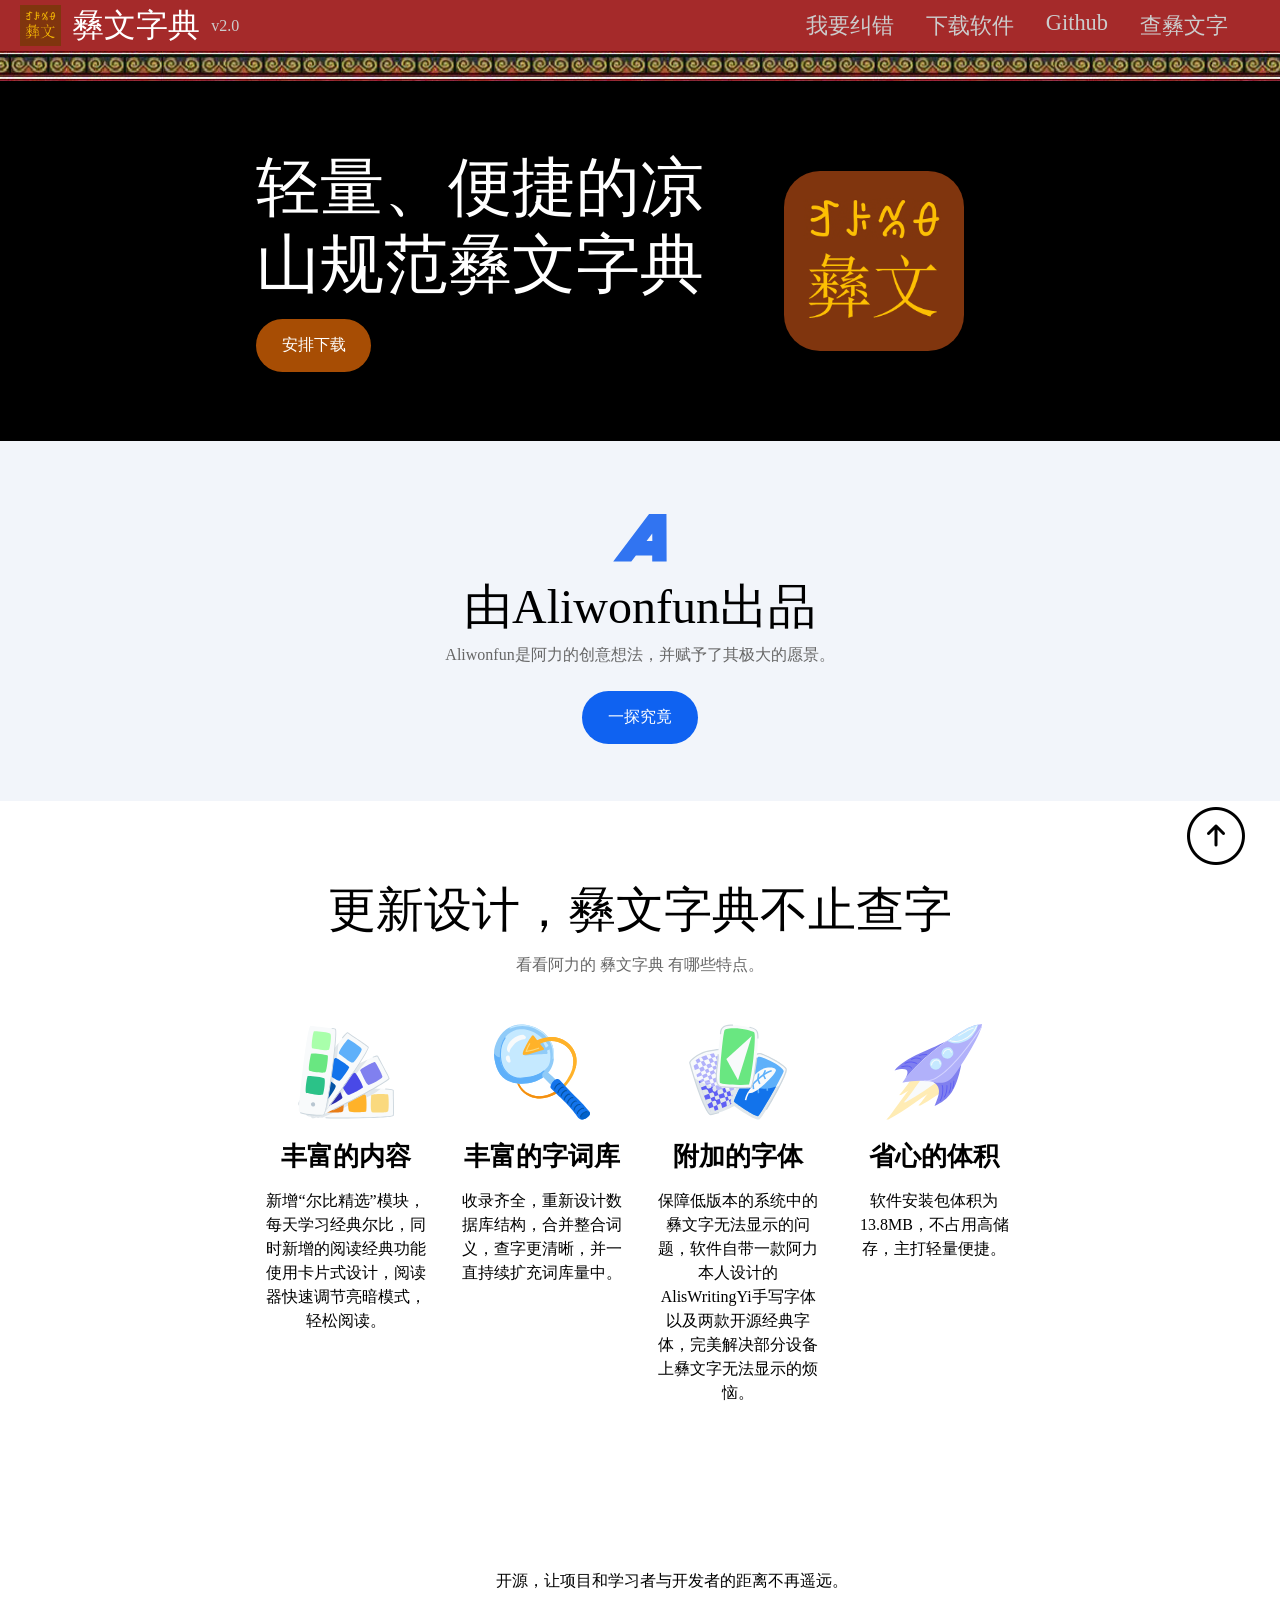
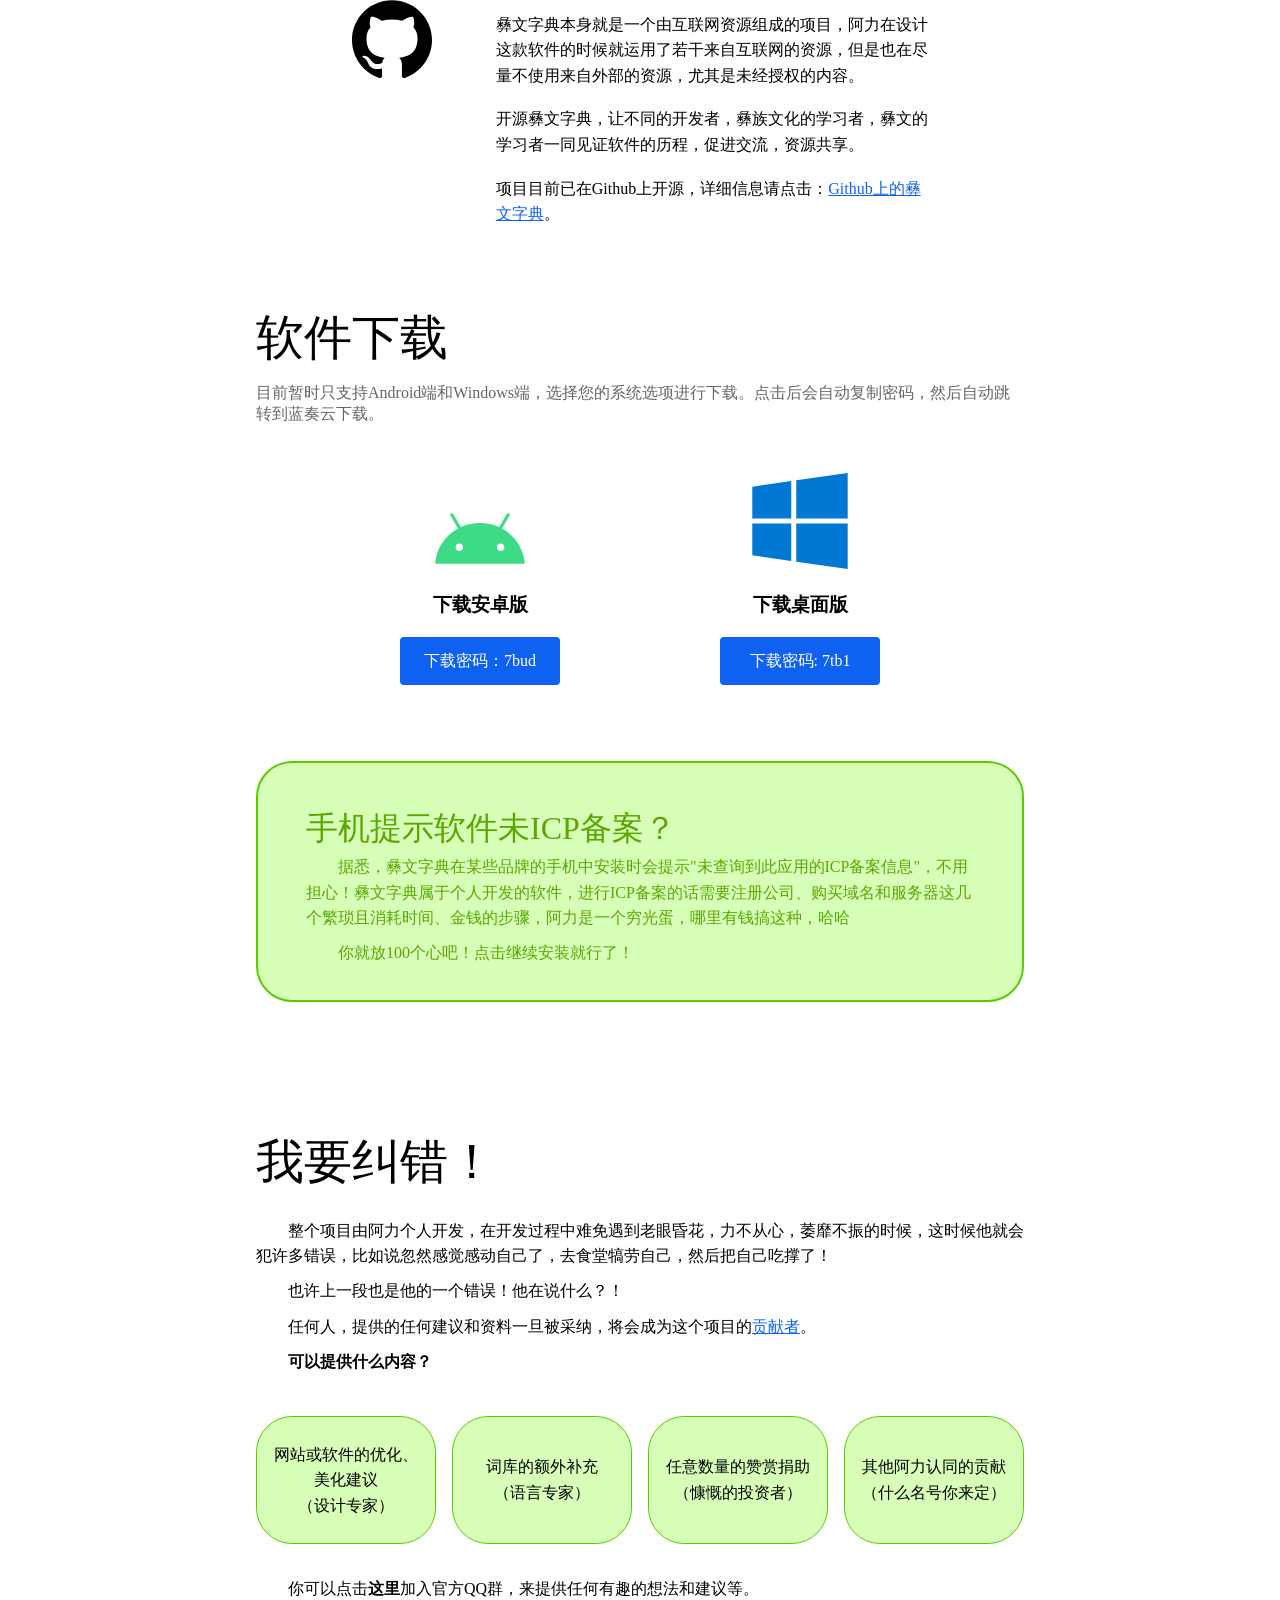
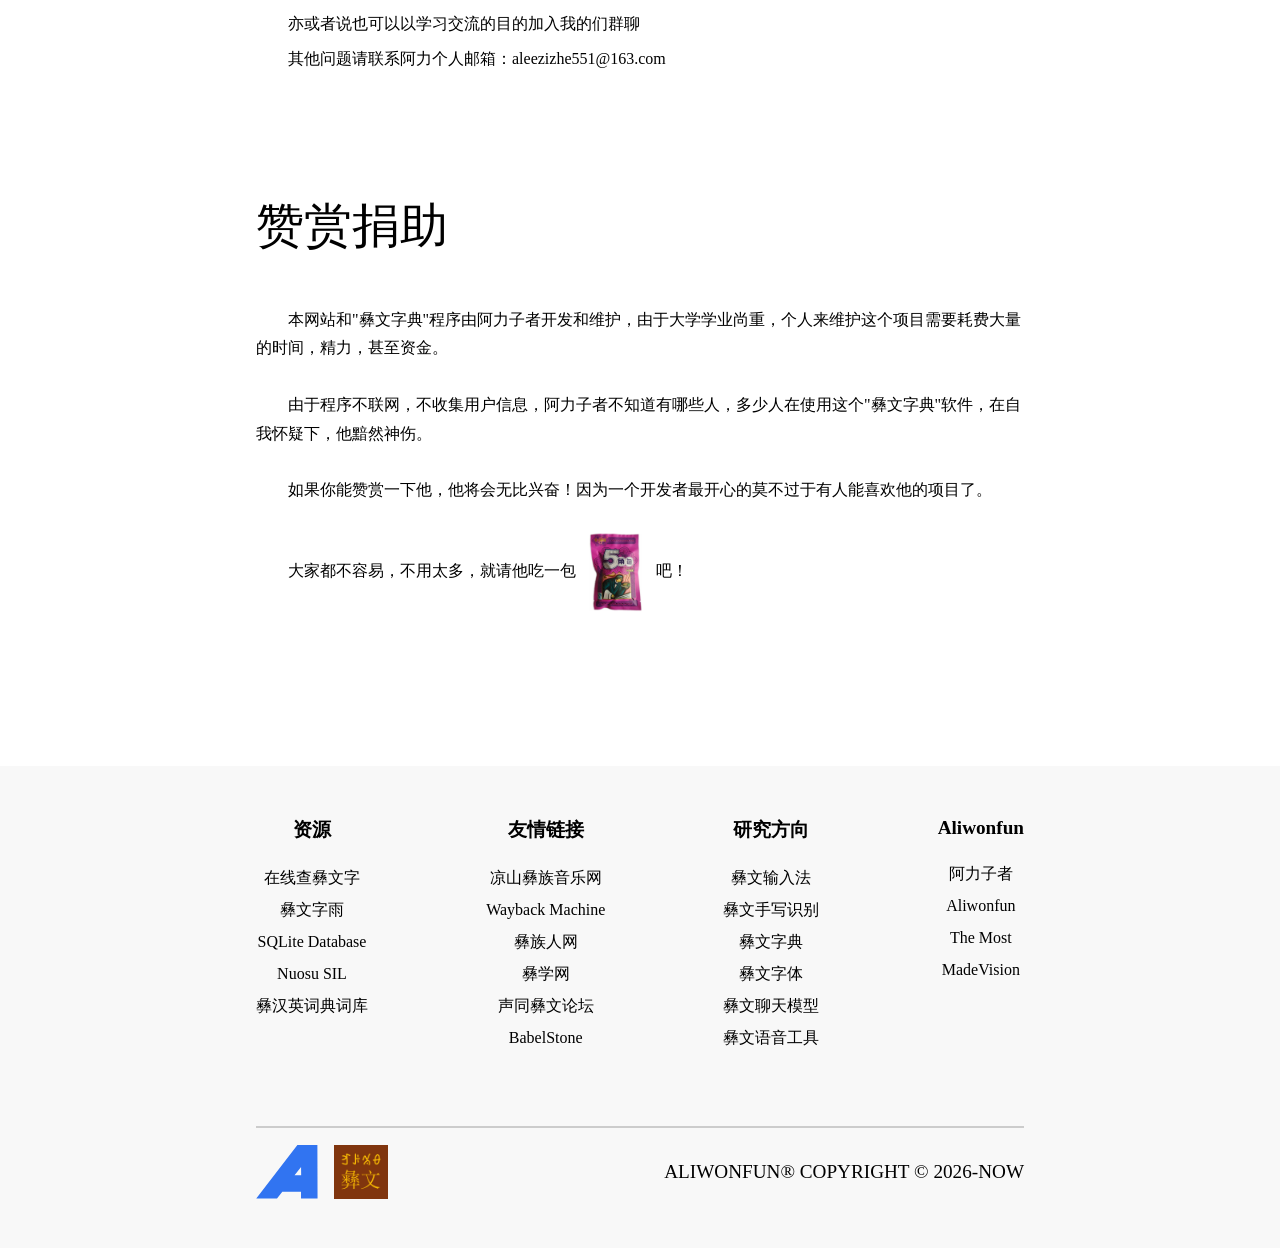
<file: index.html>
<!DOCTYPE html>
<html lang="zh-CN">
<head>
    <meta charset="UTF-8">
    <meta name="viewport" content="width=device-width, initial-scale=1.0">
    <title>彝文字典</title>
    <link rel="stylesheet" href="css/style.css">
    <link rel="shortcut icon" href="src/favicon.ico" type="image/x-icon">
    <style>
        #download, 
        #corrector, 
        #github_info {
            scroll-margin-top: 100px;
        }
    </style>
</head>
<body>
    <header>
        <div id="banner">
            <div id="banner_left">
                <img id="app_icon" src="src/icon.png" title="彝文字典" alt="彝文字典">
                <span style="color: #fff;font-size: 2em;">彝文字典</span>
                <span style="color: #ccc;">v2.0</span>
            </div>

            <div id="mobile_menu_btn">
                ☰
            </div>

            <div id="banner_right">
                <ul>
                    <li><a href="#corrector" class="banner_a">我要纠错</a></li>
                    <li><a href="#download" class="banner_a">下载软件</a></li>
                    <li><a href="#github_info" class="banner_a">Github</a></li>
                    <li><a href="res/index.html" class="banner_a">查彝文字</a></li>
                </ul>
            </div>
        </div>
    </header>

    <div id="container">
        <div id="front_view">
            <div id="first_info">
                <div id="description">
                    <p>轻量、便捷的凉山规范彝文字典</p>
                    <a class="btn" href="#download">安排下载</a>
                </div>
                <div id="app_icon_pic">
                    <img src="src/icon.png" style="height: 20vh;border-radius: 36px;" title="彝文字典" alt="彝文字典">
                </div>
            </div>
        </div>
        

        <div id="content">
            <div id="first_of_all">
                <img src="src/aliwonfun.svg" style="height: 3em;display: block;margin: 1em;" alt="Aliwonfun" title="Aliwonfun">
                <p style="font-size: 3em;">由Aliwonfun出品</p>
                <p style="margin: 0.6em 0;color: #666;">Aliwonfun是阿力的创意想法，并赋予了其极大的愿景。</p>
                <a class="btn" style="background-color: #0f62f1;display: block;cursor: pointer;" href="aliwonfun/index.html">一探究竟</a>
            </div>

            <div id="features">
                <p style="font-size: 3em;">更新设计，彝文字典不止查字</p>
                <p style="margin: 1em 0;color: #666;">看看阿力的 彝文字典 有哪些特点。</p>
                <div id="feature_items">

                    <div class="items">
                        <div class="small_illustrate">
                            <img src="src/design.svg" alt="">
                        </div>
                        <div class="small_title">丰富的内容</div>
                        <div class="small_description">
                            新增“尔比精选”模块，每天学习经典尔比，同时新增的阅读经典功能使用卡片式设计，阅读器快速调节亮暗模式，轻松阅读。
                        </div>
                    </div>

                    <div class="items">
                        <div class="small_illustrate">
                            <img src="src/search.svg" alt="">
                        </div>
                        <div class="small_title">丰富的字词库</div>
                        <div class="small_description">
                            收录齐全，重新设计数据库结构，合并整合词义，查字更清晰，并一直持续扩充词库量中。
                        </div>
                    </div>

                    <div class="items">
                        <div class="small_illustrate">
                            <img src="src/appendix.svg" alt="">
                        </div>
                        <div class="small_title">附加的字体</div>
                        <div class="small_description">
                            保障低版本的系统中的彝文字无法显示的问题，软件自带一款阿力本人设计的AlisWritingYi手写字体以及两款开源经典字体，完美解决部分设备上彝文字无法显示的烦恼。
                        </div>
                    </div>

                    <div class="items">
                        <div class="small_illustrate">
                            <img src="src/fast.svg" alt="">
                        </div>
                        <div class="small_title">省心的体积</div>
                        <div class="small_description">
                            软件安装包体积为13.8MB，不占用高储存，主打轻量便捷。
                        </div>
                    </div>
                    
                </div>
            </div>

            <div id="github_info">
                <div id="github_overall">
                    <div id="github_pic">
                        <img src="src/github.svg" style="height: 5em;display: block;margin: 2em;" alt="">
                    </div>
                    <div id="github_description">
                        <p class="open_words">开源，让项目和学习者与开发者的距离不再遥远。</p><br>
                        <p class="open_words">彝文字典本身就是一个由互联网资源组成的项目，阿力在设计这款软件的时候就运用了若干来自互联网的资源，但是也在尽量不使用来自外部的资源，尤其是未经授权的内容。</p><br>
                        <p class="open_words">开源彝文字典，让不同的开发者，彝族文化的学习者，彝文的学习者一同见证软件的历程，促进交流，资源共享。</p><br>
                        <p class="open_words">项目目前已在Github上开源，详细信息请点击：<a href="https://github.com/Aleeyoung/yiwenzidian_android_app/" style="color: #0f62f1;text-align: none;">Github上的彝文字典</a>。</p>
                    </div>
                </div>
            </div>

            <div id="download">
                <div id="download_content">
                    <div id="download_options">
                        <p style="font-size: 3em;">软件下载</p>
                        <p style="margin: 1em 0;color: #666;">目前暂时只支持Android端和Windows端，选择您的系统选项进行下载。点击后会自动复制密码，然后自动跳转到蓝奏云下载。</p>
                    </div>
                    
                    <div id="download_cards">
                        <div class="items">
                            <div class="small_illustrate">
                                <img src="src/android.svg" style="width: 100%;" alt="">
                            </div>
                            <div class="small_title center_title">下载安卓版</div>
                            <div class="small_button">
                                <a class="download_button" id="copyButton" href="https://wwbnl.lanzn.com/ikAsm4ay6njc">下载密码：7bud</a>
                            </div>
                        </div>
                        <div class="items">
                            <div class="small_illustrate">
                                <img src="src/windows.svg" style="width: 100%;" alt="">
                            </div>
                            <div class="small_title center_title">下载桌面版</div>
                            <div class="small_button">
                                <a class="download_button" id="copyButton" href="https://wwbnl.lanzn.com/i2hp047zp61e">下载密码: 7tb1</a>
                            </div>
                        </div>
                        <!-- <div class="items">
                            <div class="small_illustrate">
                                <img src="src/apple.svg" style="width: 100%;" alt="">
                            </div>
                            <div class="small_title center_title">下载IOS版</div>
                            <div class="small_button">
                                <a class="download_button" style="background-color: #6d97de;">敬请期待</a>
                            </div>
                        </div>
                        <div class="items">
                            <div class="small_illustrate">
                                <img src="src/harmony.svg" style="width: 100%;" alt="">
                            </div>
                            <div class="small_title center_title">下载鸿蒙版</div>
                            <div class="small_button">
                                <a class="download_button" style="background-color: #6d97de;">敬请期待</a>
                            </div>
                        </div> -->
                    </div>

                    <div id="warning">
                        <p style="font-size: 2em;padding-top: 0.5em;">手机提示软件未ICP备案？</p>
                        <p class="block_words">据悉，彝文字典在某些品牌的手机中安装时会提示"未查询到此应用的ICP备案信息"，不用担心！彝文字典属于个人开发的软件，进行ICP备案的话需要注册公司、购买域名和服务器这几个繁琐且消耗时间、金钱的步骤，阿力是一个穷光蛋，哪里有钱搞这种，哈哈</p>
                        <p class="block_words">你就放100个心吧！点击继续安装就行了！</p>
                    </div>
                </div>
                
            </div>

            <div id="corrector">
                <div id="correct_method">
                    <div id="correct_title">
                        <p style="font-size: 3em;margin: 1em 0 0.5em;">我要纠错！</p>
                        <p class="block_words">整个项目由阿力个人开发，在开发过程中难免遇到老眼昏花，力不从心，萎靡不振的时候，这时候他就会犯许多错误，比如说忽然感觉感动自己了，去食堂犒劳自己，然后把自己吃撑了！</p>
                        <p class="block_words">也许上一段也是他的一个错误！他在说什么？！</p>
                        <p class="block_words">任何人，提供的任何建议和资料一旦被采纳，将会成为这个项目的<a href="contributor.html" target="_blank" style="color: #0f62f1;text-align: none;">贡献者</a>。</p>
                        <p class="block_words" style="font-weight: bold;">可以提供什么内容？</p>
                        <div id="correct_content">
                            <div class="correct_item">
                                <p>网站或软件的优化、美化建议</p>
                                <p>（设计专家）</p>
                            </div>
                            <div class="correct_item">
                                <p>词库的额外补充</p>
                                <p>（语言专家）</p>
                            </div>
                            <div class="correct_item">
                                <p>任意数量的赞赏捐助</p>
                                <p>（慷慨的投资者）</p>
                            </div>
                            <div class="correct_item">
                                <p>其他阿力认同的贡献</p>
                                <p>（什么名号你来定）</p>
                            </div>
                        </div>
                        <p class="block_words">你可以点击<a style="font-weight: bold;
                                                            color: #000;cursor: pointer;" 
                                                            onclick="document.getElementById('qq_group_dialog').showModal()">这里</a>加入官方QQ群，来提供任何有趣的想法和建议等。</p>
                        <p class="block_words">亦或者说也可以以学习交流的目的加入我的们群聊</p>
                        <p class="block_words">其他问题请联系阿力个人邮箱：aleezizhe551@163.com</p>
                    </div>
                </div>
            </div>

            <div id="sponsor">
                <div id="sponsor_block">
                    <div id="thank_words_title">
                        赞赏捐助
                    </div>
                    <div id="thank_words">
                        <p class="block_words">本网站和"彝文字典"程序由阿力子者开发和维护，由于大学学业尚重，个人来维护这个项目需要耗费大量的时间，精力，甚至资金。</p><br>
                        <p class="block_words">由于程序不联网，不收集用户信息，阿力子者不知道有哪些人，多少人在使用这个"彝文字典"软件，在自我怀疑下，他黯然神伤。</p><br>
                        <p class="block_words">如果你能赞赏一下他，他将会无比兴奋！因为一个开发者最开心的莫不过于有人能喜欢他的项目了。</p><br>
                        <p class="block_words">大家都不容易，不用太多，就请他吃一包<img src="src/5jiaobao.jpg" 
                                                                alt="点击打开阿力的收款码" 
                                                                onclick="document.getElementById('sponsor_dialog').showModal()" />吧！</p>
                    </div>
                </div>
            </div>

        </div>
        
    </div>

    <dialog id="sponsor_dialog" class="dialogger">
        <p class="dialog_title">阿力他说：任何人的任意数量的捐赠都是感激的。</p>
        <div class="qr_code">
            <img src="src/weixin_qr.png" alt="阿力的微信收款码">
        </div>
        <div class="close_btn">
            <button onclick="document.getElementById('sponsor_dialog').close()" class="close_button">关闭</button>
        </div>
    </dialog>

    <dialog id="qq_group_dialog" class="dialogger">
        <p class="dialog_title">这二维码除了用手机扫，你还有什么办法！</p>
        <div class="qr_code">
            <img src="src/qq_qr_code.jpg" alt="彝文字典交流QQ群：右键或长按保存">
        </div>
        <div class="close_btn">
            <button onclick="document.getElementById('qq_group_dialog').close()" class="close_button">关闭</button>
        </div>
    </dialog>

    <div id="back_to_top">
        <a href="#"><img src="src/back_to_top.png" alt="返回顶部"></a>
    </div>

    <footer>
        <div id="infos">
            <div class="word-column">
                <div class="column_title">
                    资源
                </div>
                <div class="column_list">
                    <ul>
                        <li><a href="https://aleeyoung.github.io/yiwenzidian/res/index.html">在线查彝文字</a></li>
                        <li><a href="https://aleeyoung.github.io/yiwenzidian/rain/index.html">彝文字雨</a></li>
                        <li>SQLite Database</li>
                        <li>Nuosu SIL</li>
                        <li>彝汉英词典词库</li>
                    </ul>
                </div>
            </div>

            <div class="word-column">
                <div class="column_title">
                    友情链接
                </div>
                <div class="column_list">
                    <ul>
                        <li><a href="http://yizuge.com">凉山彝族音乐网</a></li>
                        <li><a href="https://web.archive.org">Wayback Machine</a></li>
                        <li><a href="http://www.yizuren.com/">彝族人网</a></li>
                        <li><a href="https://www.yixueyanjiu.com/">彝学网</a></li>
                        <li><a href="http://www.somdom.com/3g-thread-run?fid=91">声同彝文论坛</a></li>
                        <li><a href="https://www.babelstone.co.uk/Yi/index.html">BabelStone</a></li>
                    </ul>
                </div>
            </div>

            <div class="word-column">
                <div class="column_title">
                    研究方向
                </div>
                <div class="column_list">
                    <ul>
                        <li><a href="https://aleeyoung.github.io/aliyiime">彝文输入法</a></li>
                        <li>彝文手写识别</li>
                        <li><a href="#">彝文字典</a></li>
                        <li>彝文字体</li>
                        <li>彝文聊天模型</li>
                        <li>彝文语音工具</li>
                    </ul>
                </div>
            </div>

            <div class="word-column">
                <div class="column_title">
                    Aliwonfun
                </div>
                <div class="column_list">
                    <ul>
                        <li>阿力子者</li>
                        <li><a href="https://aleeyoung.github.io/yiwenzidian/aliwonfun/index.html">Aliwonfun</a></li>
                        <li>The Most</li>
                        <li>MadeVision</li>
                    </ul>
                </div>
            </div>

        </div>

        <div id="final_logo">
            <div id="bottom_logo">
                <img src="src/aliwonfun.svg" alt="aliwonfun">
                <img src="src/icon.png" alt="彝文字典">
            </div>
            <div id="copyright">
                <p>ALIWONFUN® COPYRIGHT © 2026-NOW</p>
            </div>
        </div>
    </footer>

    <script>
        const menuBtn = document.getElementById("mobile_menu_btn");
        const bannerRight = document.getElementById("banner_right");

        menuBtn.addEventListener("click", () => {
            bannerRight.classList.toggle("show");
        });

        bannerRight.querySelectorAll("a").forEach(function(link) {
            link.addEventListener("click", function() {
                bannerRight.classList.remove("show");
            });
        });
    </script>

    <script>
        const copyButton = document.getElementById('copyButton');
    
        copyButton.addEventListener('click', async (e) => {
            e.preventDefault(); // Stop immediate navigation
    
            const targetUrl = copyButton.href;
            const textContent = copyButton.textContent;
    
            // Extract the code after the colon (e.g., "7bhs" from "下载密码: 7bhs")
            const codeToCopy = textContent.split(':').pop().trim();
    
            try {
                // Write to clipboard
                await navigator.clipboard.writeText(codeToCopy);
            } catch (err) {
                console.error('Failed to copy text: ', err);
            }
    
            // Navigate to the URL after the copy operation finishes
            window.location.href = targetUrl;
        });
    </script>
</body>
</html>
</file>
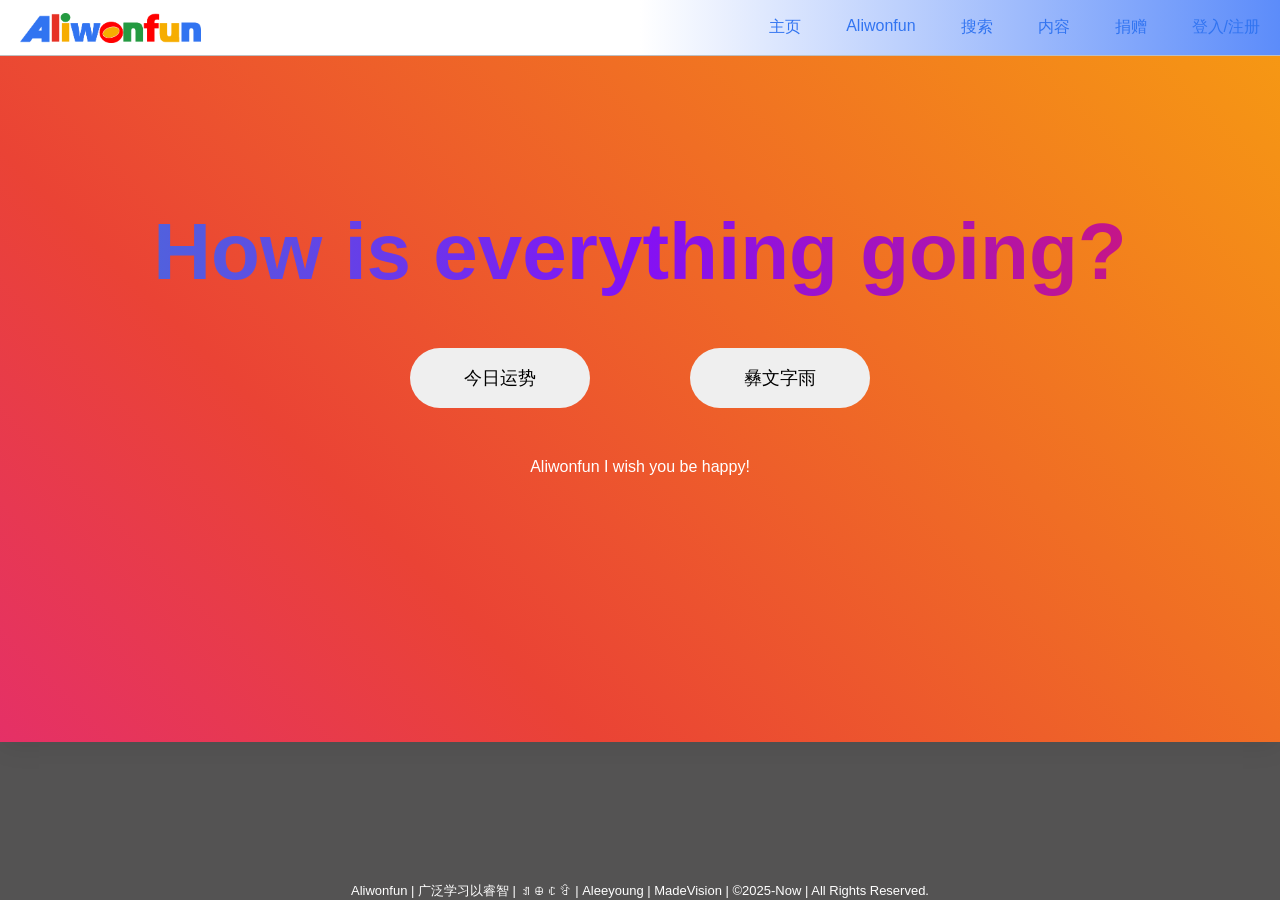
<file: aliwonfun/index.html>
<!DOCTYPE html>
<html lang="zh-CN">
<head>
    <meta charset="UTF-8">
    <meta name="viewport" content="width=device-width, initial-scale=1.0">
    <title>主页 - Aliwonfun</title>
    <link rel="stylesheet" href="publicStyles.css">
    <link rel="shortcut icon" href="../src/favicon.ico" type="image/x-icon">
    <style>
        header {
            background: rgba(255, 255, 255, 0.95);
            position: sticky;
            z-index: 1000;
        }
        .container {
            width: 100vw;
            height: 480px;
            background: linear-gradient(45deg, #d905d9, #ea4335, #fbbc05, #34a853);
            margin: 0 auto;
            padding: 30px 0px;
            box-shadow: 0 5px 25px rgba(0, 0, 0, 0.08);
            flex-grow: 1;
            transform: translateX(0px);
            background-size: 300% 300%;
            animation: gradientShift 12s ease infinite;
            overflow: hidden;
        }
        @keyframes gradientShift {
            0% {
                background-position: 0% 100%;
            }
            25% {
                background-position: 50% 50%;
            }
            50% {
                background-position: 100% 0%;
            }
            75% {
                background-position: 50% 50%;
            }
            100% {
                background-position: 0% 100%;
            }
        }
        
        #titl{
            font-size: 80px;
            margin-top: 120px;
            background: linear-gradient(to right, rgb(65, 122, 214), rgb(131, 17, 245),rgb(218, 23, 101));
            background-clip: text;
            -webkit-text-fill-color: transparent;
            text-align: center;
            transform: translateY(10vh);
            animation: toup 1s ease-out 1s 1 forwards;
            opacity: 0;

            -webkit-background-clip: text;
            -moz-background-clip: text;
            background-clip: text;
            
            -webkit-text-fill-color: transparent;
            -moz-text-fill-color: transparent;
            text-fill-color: transparent;
        }

        .no-cssgradients #titl,
        .no-backgroundclip #titl {
            background: none !important;
            color: #ffffff !important;
            -webkit-text-fill-color: #ffffff !important;
            text-fill-color: #ffffff !important;
            border-bottom: 3px solid #a18cd1;
            text-shadow: 2px 2px 4px rgba(0, 0, 0, 0.5);
        }
        @keyframes toup {
            to{
                transform: translateY(0vh);
                opacity: 1;
            }
        }
        
         #frontBtn{
            display: flex;
            flex-direction: row;
            justify-content: center;
            align-items: center;
            opacity: 0;
            animation: comeclear 1s linear 1.6s 1 forwards;
         }
         @keyframes comeclear {
            to{
                opacity: 1;
            }
         }
         #frontBtn button{
            font-size: 18px;
            border-radius: 50px;
            outline: none;
            border: none;
            transition: 0.2s 0s linear;
            height: 60px;
            width: 180px;
            margin: 50px;
            cursor: pointer;
         }

         #frontBtn button:hover{
            border: none;
            color: white;
            background-color: rgb(246, 173, 1);
        }

        @keyframes comein {
            to{
                transform: translateX(0vw);
            }
        }
        @media (max-width: 768px) {
            #container{
                height: 500px;
            }
            #navlis {
                display: none;
                position: absolute;
                top: 100%;
                left: 0;
                right: 0;
                background: white;
                padding: 20px;
                border-radius: 0 0 12px 12px;
                box-shadow: 0 5px 15px rgba(0, 0, 0, 0.1);
            }

            #titl{
                font-size: 50px;
                margin-top: 13px;
                text-align: left;
                padding: 5vw;
            }
            
            #navlis.active {
                display: block;
            }
            
            #navlis ol {
                flex-direction: column;
                gap: 10px;
            }
            
            .mobile-menu-btn {
                display: block;
            }
            .mobile-menu-btn:hover {
                transform: scale(1);
                background-color: rgba(0, 0, 0, 0);
            }
            
            #banner {
                padding: 10px 0;
            }
            #frontBtn button{
                font-size: 12px;
                height: 4em;
                border: none;
                margin: 30px;
            }
            .wyhp{
                margin-top: 6vh;
            }
        }
    </style>
</head>
<body>
    <header>
        <nav>
            <div id="banner">
                <div id="logoD">
                    <img src="aliwonfun.png" alt="Aliwonfun" id="logo" />
                </div>
                <button class="mobile-menu-btn">
                    <i class="fas fa-bars">菜单</i>
                </button>
                <div id="navlis">
                    <ol>
                        <li class="liB active">主页</li>
                        <li class="liB">Aliwonfun</li>
                        <li class="liB">搜索</li>
                        <li class="liB">内容</li>
                        <li class="liB">捐赠</li>
                        <li class="liB">登入/注册</li>
                    </ol>
                </div>
            </div>
        </nav>
    </header>
    
    <div class="container">
        <h2 id="titl">How is everything going?</h2>
        <div id="frontBtn">
            <button onclick="today_luck()">今日运势</button>
            <button onclick="location.href='../rain/index.html'">彝文字雨</button>
        </div>
        <div>
            <p class="wyhp" style="text-align: center;color: #fff;">Aliwonfun I wish you be happy!</p>
        </div>
    </div>

    <footer style="margin-top: -2px;">
        <p>Aliwonfun | 广泛学习以睿智 | ꀊꆺꏸꋑ | Aleeyoung | MadeVision | ©2025-Now | All Rights Reserved.</p>
    </footer>

    <script>
        function today_luck(){
            alert("虽然今日Aliwonfun暂时与服务器连接出现了点问题，但是毋庸置疑的是，来访的你不仅帅气低调有内涵，而且美丽大方很优雅。你便是你自己的运势，多笑一笑。");
        }

        function checkBackgroundClipSupport() {
            var el = document.createElement('div');
            el.style.backgroundClip = 'text';
            return el.style.backgroundClip === 'text' || 
                'webkitBackgroundClip' in el.style;
        }

        function checkGradientSupport() {
            var el = document.createElement('div');
            var gradients = [
                'linear-gradient(to right, #000, #fff)',
                '-webkit-linear-gradient(left, #000, #fff)'
            ];
            
            for (var i = 0; i < gradients.length; i++) {
                el.style.backgroundImage = gradients[i];
                if (el.style.backgroundImage.indexOf('gradient') > -1) return true;
            }
            
            return false;
        }

        if (!checkBackgroundClipSupport() || !checkGradientSupport()) {
            alert('您的浏览器不支持某些CSS特性，显示效果可能不完整。但不用担心，Aliwonfun一直在致力于优化。');
        }

        document.getElementById('logo').onclick = function(){
            document.location.href = 'index.html';
        }
    </script>
</body>
</html>
</file>
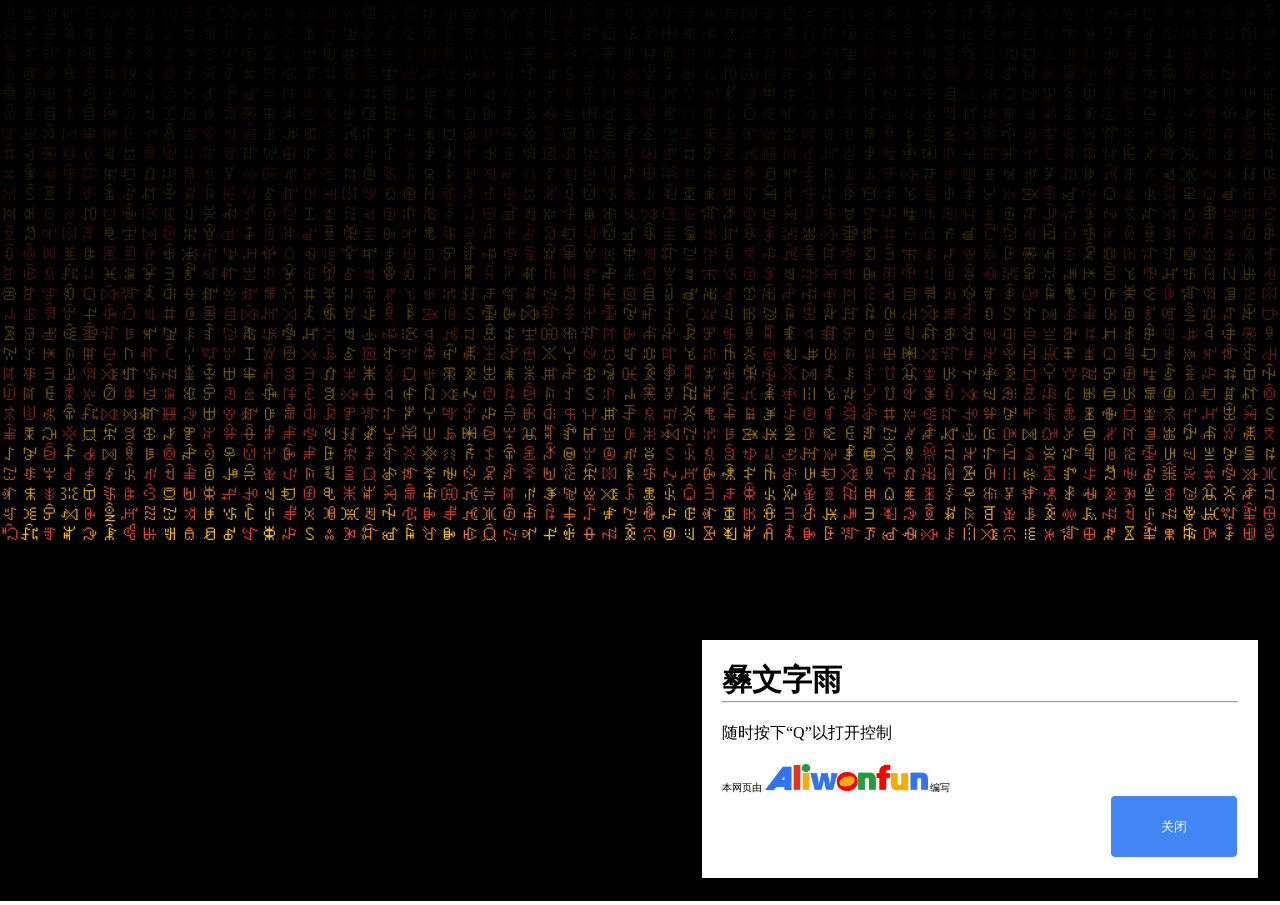
<file: rain/index.html>
<!DOCTYPE html>
<html lang="zh-CN">
<head>
    <meta charset="UTF-8">
    <meta name="viewport" content="width=device-width, initial-scale=1.0">
    <title>彝文字雨 - Aliwonfun</title>
    <link rel="shortcut icon" href="../src/favicon.ico" type="image/x-icon">
    <style>
        *{
            margin: 0;
            padding: 0;
            box-sizing: border-box;
            overflow: hidden;
        }
        canvas{
            background-color: #000;
        }
        #bt2{
            height: 7vh;
            width: 10vw;
            cursor: pointer;
            background-color: rgb(66, 133, 244);
            border: 1px solid white;
            border-radius: 5px;
            color: white;
            outline: none;
            transition: 0.4s;
        }
        #bt2:hover{
            color: rgb(66, 133, 244);
            background-color: #fff;
            border: 1px solid rgb(66, 133, 244);
        }

        #dialog{
            position: fixed;
            right: 0;
            bottom: 0;
            background-color: #fff;
            border: 2px solid black;
            padding: 20px;
            margin-bottom: 20px;
            margin-right: 20px;
            width: 35em;
        }
        #control{
            width: 40em;
            height: 0px;
            display: flex;
            flex-direction: row;
            border-radius: 30px;
            background-color: #e5eefd;
            position: fixed;
            top: 50%;
            left: 50%;
            transform: translate(-50%, -50%);
            overflow: hidden;
        }
        form{
            margin: 16px;
        }
        #sahur{
            height: 10em;
            transition: 0.3s;
        }
        #sahur:hover{
            transform: scale(1.5);
        }
        .fontsize{
            color: #fff;
            background-color: #3174f1;
            height: 2em;
            width: 4em;
            border: none;
            cursor: pointer;
        }
        .confirmchange{
            color: #fff;
            background-color: #249a41;
            height: 3em;
            width: 7em;
            border: none;
            cursor: pointer;
            border-radius: 16px;
            margin: 1em 0;
        }
        @media (max-width: 768px) {
            #dialog{
                width: 18em;
                right: 34px;
                bottom: 200px;
            }
            #bt2{
                width: 30vw;
                margin-top: 15px;
            }
            #control{
                width: 20em;
                height: 0;
                transform: translate(-56%, -50%);
            }
        }
    </style>
</head>
<body>
    <canvas id="bg"></canvas>

    <div id="dialog">
        <span style="font-weight: bolder;font-size: 30px;">彝文字雨</span>
       
        <hr>
        <p style="margin: 20px 0;">随时按下“Q”以打开控制</p>
        <span style="font-size: 10px;">本网页由 <a href="../index.html"><img id="logo" src="../aliwonfun/aliwonfun.png" style="height:3vh;" alt="Aliwonfun"></a> 编写</span>
        <div style="text-align: right;">
            <button id="bt2" onclick="closedialog()">关闭</button>
        </div>
    </div>

    <div id="control">

        <div style="width: 70%;">
            <form action="" id="former">
                <h2 style="margin: 0.4em 0;">让我们来控制它</h2>
                <hr style="margin: 0.4em 0;">
                <p>文字大小：<span id="nowfontsize">20</span>%</p>
                <progress value="20" max="100" id="nowfontsizer"></progress>
                <input type="button" value="更大" id="" class="fontsize" onclick="bigger()">
                <input type="button" value="更小" id="" class="fontsize" onclick="smaller()">
                <hr style="margin: 0.4em 0;">

                <p>字体颜色：<span>经典</span></p>
                <input type="radio" name="fcolor" class="colors" value="经典" checked>经典
                <input type="radio" name="fcolor" class="colors" value="彩色">彩色
                <hr style="margin: 0.4em 0;">

                <p style="font-size: 10px;">本网页由 <a href="../index.html"><img id="logo" src="../aliwonfun/aliwonfun.png" style="height:3vh;" alt=""></a> 编写</p>
                <input type="button" value="就是这样！" class="confirmchange" onclick="changer()">
                <input type="button" value="还是不了！" class="confirmchange" onclick="reseter()">

            </form>
        </div>
        
        <div style="width: 30%;display: flex;justify-content: center;align-items: center;">
            <img src="sahur.png" alt="Tung Tung Tung Sahur !" title="Tung Tung Tung Sahur !" id="sahur">
        </div>
        
    </div>

    <script src="words.js"></script>
    <script src="rainscript.js"></script>

</body>
</html>
</file>
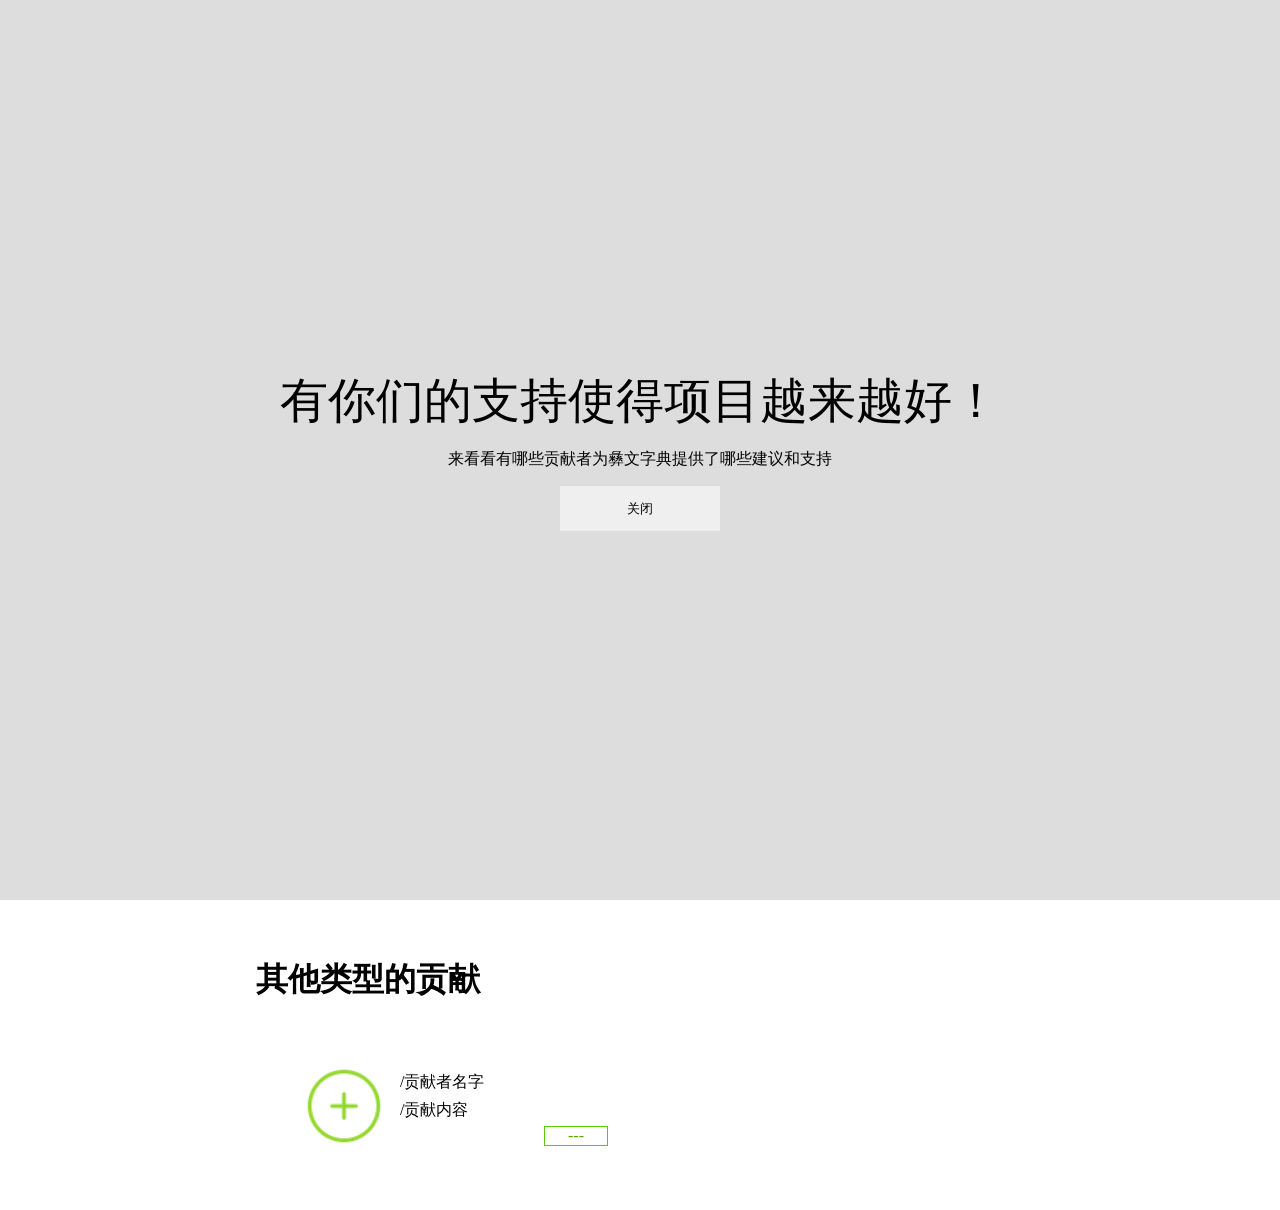
<file: contributor.html>
<!DOCTYPE html>
<html lang="en">
<head>
    <meta charset="UTF-8">
    <meta name="viewport" content="width=device-width, initial-scale=1.0">
    <title>贡献者 - 彝文字典</title>
    <link rel="shortcut icon" href="src/favicon.ico" type="image/x-icon">
    <style>
        *{
            margin: 0;
            padding: 0;
            box-sizing: border-box;
            font-family: '宋体';
        }
        
        #container{
            width: 100vw;
            display: flex;
            justify-content: center;
        }
        #content{
            width: 60%;
        }
        #contributor_title{
            display: flex;
            flex-direction: column;
            align-items: center;
            margin: 3em 0;
        }
        #contributor_title p{
            font-size: 3em;
            font-weight: bold;
        }
        #contributor_title span{
            color: #666;
        }
        .contributors_list{
            padding: 2em;
        }
        .item{
            display: flex;
            flex-direction: row;
            margin: 2em 0;
        }
        .contributor_info{
            color: 666;
            min-width: 13em;
            margin: 0.4em 0;
        }
        .contributor_info span{
            color: #000;
            font-weight: bold;
        }
        .contributor_icon{
            height: 5em;
            display: block;
            margin: 0 1em;
            cursor: pointer;
        }
        .contribute_info{
            position: relative;
        }
        .accepted{
            min-width: 4em;
            color: #59a700;
            border: 1px solid #58cc00;
            position: absolute;
            right: 0;
            bottom: 0;
            text-align: center;
        }
        .contributor_member{
            display: flex;
            flex-direction: row;
            justify-content: space-between;
        }
        #opener{
            position: fixed;
            top: 0;
            left: 0;
            margin: 0;
            padding: 0;
            border: none;
            width: 100%;
            height: 100%;
            box-sizing: border-box;
            background-color: #ddd;
            display: flex;
            flex-direction: column;
            justify-content: center;
            align-items: center;
        }
        #dialog_title{
            font-size: 3em;
        }
        #dialog_block{
            display: flex;
            flex-direction: column;
            align-items: center;
            gap: 1em;
        }

        #dialog_close_btn{
            width: fit-content;
            padding: 1em 5em;
            outline: none;
            border: none;
            transition: 0.3s;
            cursor: pointer;
        }

        #dialog_close_btn:hover{
            color: #fff;
            background-color: #000;
        }

        .dialogger {
            position: fixed;
            top: 0;
            left: 0;
            right: 0;
            bottom: 0;
            margin: auto;
            border: none;
            border-radius: 12px;
            max-width: 90vw;
            box-shadow: 0 8px 32px rgba(0,0,0,0.25);
        }
        .dialog_title {
            font-size: 2em;
            margin: 1em;
            line-height: 1.4;
        }
        .qr_code {
            text-align: center;
        }
        .qr_code img {
            max-width: 100%;
            height: auto;
            max-height: 50vh;
        }
        .close_btn {
            display: flex;
            justify-content: center;
            margin: 2em 0;
        }
        .close_button {
            display: block;
            height: 3em;
            width: 20vh;
            max-width: 180px;
            min-width: 100px;
            text-align: center;
            line-height: 3em;
            color: #fff;
            background-color: #0f62f1;
            border: none;
            outline: none;
            cursor: pointer;
            border-radius: 6px;
        }

        @media screen and (max-width: 768px) {
            #content {
                width: 90%;
            }
            .contributor_member{
                display: flex;
                flex-direction: column;
            }
        }

        @media screen and (max-width: 400px) {
            #content {
                width: 100%;
            }
        }
    </style>
</head>
<body>
    <div id="container">
        <div id="content">
            <div id="contributor_title">
                <p>贡献者名单</p>
                <span>排序依据：时间</span>
                <span>更新周期：7天，本次更新：2026年6月13日</span>
            </div>
            <div id="contributor_types">
                <div class="contributor_item">
                    <div class="contributor_type_head">
                        <p style="font-size: 2em;font-weight: bold;">设计专家</p>
                    </div>
                    <div class="contributors_list">
                        <div class="contributor_member">
                            <div class="item">
                                <img src="src/contributor_0001.jpg" alt="莓有烦恼[调皮]" title="莓有烦恼[调皮]" class="contributor_icon">
                                <div class="contribute_info">
                                    <p class="contributor_info"><span>莓有烦恼[调皮]</span>/贡献者名字</p>
                                    <p class="contributor_info"><span>软件内复制功能</span>/贡献内容</p>
                                    <div class="accepted">
                                        已接受！
                                    </div>
                                </div>
                            </div>
                            <div class="item">
                                <img src="src/contributor_plus.png" alt="成为贡献者" title="成为贡献者" class="contributor_icon" onclick="document.getElementById('qq_group_dialog').showModal()">
                                <div class="contribute_info">
                                    <p class="contributor_info"><span></span>/贡献者名字</p>
                                    <p class="contributor_info"><span></span>/贡献内容</p>
                                    <div class="accepted">
                                        ---
                                    </div>
                                </div>
                            </div>
                        </div>
                    </div>
                </div>

                <div class="contributor_item">
                    <div class="contributor_type_head">
                        <p style="font-size: 2em;font-weight: bold;">语言专家</p>
                    </div>
                    <div class="contributors_list">
                        <div class="contributor_member">
                            <div class="item">
                                <img src="src/contributor_plus.png" alt="成为贡献者" title="成为贡献者" class="contributor_icon" onclick="document.getElementById('qq_group_dialog').showModal()">
                                <div class="contribute_info">
                                    <p class="contributor_info"><span></span>/贡献者名字</p>
                                    <p class="contributor_info"><span></span>/贡献内容</p>
                                    <div class="accepted">
                                        ---
                                    </div>
                                </div>
                                
                            </div>
                        </div>
                    </div>
                </div>

                <div class="contributor_item">
                    <div class="contributor_type_head">
                        <p style="font-size: 2em;font-weight: bold;">慷慨的投资者</p>
                    </div>
                    <div class="contributors_list">
                        <div class="contributor_member">
                            <div class="item">
                                <img src="src/contributor_plus.png" alt="成为贡献者" title="成为贡献者" class="contributor_icon" onclick="document.getElementById('qq_group_dialog').showModal()">
                                <div class="contribute_info">
                                    <p class="contributor_info"><span></span>/贡献者名字</p>
                                    <p class="contributor_info"><span></span>/贡献内容</p>
                                    <div class="accepted">
                                        ---
                                    </div>
                                </div>
                                
                            </div>
                        </div>
                    </div>
                </div>

                <div class="contributor_item">
                    <div class="contributor_type_head">
                        <p style="font-size: 2em;font-weight: bold;">其他类型的贡献</p>
                    </div>
                    <div class="contributors_list">
                        <div class="contributor_member">
                            <div class="item">
                                <img src="src/contributor_plus.png" alt="成为贡献者" title="成为贡献者" class="contributor_icon" onclick="document.getElementById('qq_group_dialog').showModal()">
                                <div class="contribute_info">
                                    <p class="contributor_info"><span></span>/贡献者名字</p>
                                    <p class="contributor_info"><span></span>/贡献内容</p>
                                    <div class="accepted">
                                        ---
                                    </div>
                                </div>
                                
                            </div>
                        </div>
                    </div>
                </div>


            </div>
        </div>
    </div>

    <div id="opener">
        <div id="dialog_block">
            <p id="dialog_title">有你们的支持使得项目越来越好！</p>
            <p id="dialog_description">来看看有哪些贡献者为彝文字典提供了哪些建议和支持</p>
            <button id="dialog_close_btn" onclick="document.getElementById('opener').style.display='none';">关闭</button>
        </div>
    </div>

    <dialog id="qq_group_dialog" class="dialogger">
        <p class="dialog_title">如果你能直接联系阿力，就不用扫这个码</p>
        <div class="qr_code">
            <img src="src/qq_qr_code.jpg" alt="彝文字典交流QQ群：右键或长按保存">
        </div>
        <div class="close_btn">
            <button onclick="document.getElementById('qq_group_dialog').close()" class="close_button">关闭</button>
        </div>
    </dialog>

</body>
</html>
</file>
<file: css/style.css>
* {
    margin: 0;
    padding: 0;
    box-sizing: border-box;
    font-family: '宋体';
}
html {
    scroll-behavior: smooth;
}

header {
    height: 9vh;
    min-height: 56px;
    width: 100vw;
    background-color: brown;
    padding: 0 20px;
    border-bottom: 30px solid transparent;
    border-image-source: url(yiLine.jpg);
    border-image-slice: 0 0 100% 0;
    border-image-repeat: repeat;
    border-image-width: 0 0 30px 0;
    position: sticky;
    top: 0;
    z-index: 1000;
}
#banner {
    height: 100%;
    width: 100%;
    display: flex;
    flex-direction: row;
    align-items: center;
}
#banner_left {
    height: 100%;
    flex: 1;
    display: flex;
    flex-direction: row;
    align-items: center;
    gap: 0.7em;
    min-width: 0;
}
#banner_left span:first-of-type {
    white-space: nowrap;
    overflow: hidden;
    text-overflow: ellipsis;
}
#app_icon {
    height: 80%;
    flex-shrink: 0;
}
#banner_right {
    display: flex;
    align-items: center;
    margin-right: 2em;
    flex-shrink: 0;
}
#banner_right ul {
    list-style-type: none;
    display: flex;
    flex-direction: row;
    gap: 2em;
}
#banner_right ul > li {
    width: max-content;
    cursor: pointer;
}
.banner_a {
    font-size: 1.4em;
    text-decoration: none;
    color: #ccc;
    transition: color 0.3s;
}
.banner_a:hover {
    color: #fff;
}

#mobile_menu_btn {
    display: none;
}

#container {
    width: 100%;
    display: flex;
    flex-direction: column;
    justify-content: center;
}

#front_view {
    width: 100%;
    min-height: 40vh;
    background-color: #000;
    display: flex;
    justify-content: center;
    align-items: center;
    padding: 3em 0;
}
#first_info {
    width: 60%;
    display: flex;
    flex-direction: row;
    align-items: center;
    gap: 1em;
}
#description {
    width: 60%;
}
#description p {
    color: #fff;
    font-size: 4em;
    line-height: 1.2;
}
.btn {
    display: block;
    width: fit-content;
    color: #fff;
    background-color: #a74d04;
    text-decoration: none;
    padding: 1em 1.6em;
    border-radius: 36px;
    margin-top: 1em;
    white-space: nowrap;
}
#app_icon_pic {
    width: 40%;
    display: flex;
    justify-content: center;
    align-items: center;
}

#content {
    width: 100%;
}

#first_of_all {
    min-height: 40vh;
    padding: 3em 2em;
    display: flex;
    flex-direction: column;
    justify-content: center;
    align-items: center;
    text-align: center;
    background-color: #f2f5fa;
}
#first_of_all p:first-of-type {
    font-size: 3em;
    line-height: 1.2;
}
#first_of_all p:nth-of-type(2) {
    margin: 0.6em 0;
}

#features {
    width: 100%;
    display: flex;
    flex-direction: column;
    justify-content: center;
    align-items: center;
    padding: 5em 1em;
    text-align: center;
}
#features > p:first-of-type {
    font-size: 3em;
    line-height: 1.2;
}
#features > p:nth-of-type(2) {
    margin: 1em 0;
}
#feature_items {
    display: flex;
    flex-direction: row;
    width: 60%;
    margin: 2em 0;
    justify-content: space-between;
    gap: 1em;
}
.items {
    min-height: 16em;
    width: 10em;
}
.small_illustrate img {
    height: 6em;
}
.small_title {
    font-size: 1.6em;
    font-weight: 600;
    margin: 0.6em 0;
}
.small_description {
    line-height: 1.5;
}

#github_info {
    width: 100%;
    min-height: 40vh;
    display: flex;
    justify-content: center;
    align-items: center;
    padding: 3em 0;
}
#github_overall {
    width: 50%;
    border-radius: 36px;
    display: flex;
    flex-direction: row;
    align-items: flex-start;
}
#github_pic {
    flex-shrink: 0;
}
#github_description {
    flex: 1;
}
.open_words {
    margin: 0 2em;
    line-height: 1.6;
}

#download {
    width: 100%;
    display: flex;
    justify-content: center;
    padding: 2em 0;
}
#download_content {
    width: 60%;
    display: flex;
    flex-direction: column;
}
#download_options {
    text-align: left;
}
#download_options > p:first-child {
    font-size: 3em;
    line-height: 1.2;
}
#download_options > p:nth-child(2) {
    margin: 1em 0;
}
#download_cards {
    display: flex;
    flex-direction: row;
    width: 100%;
    margin: 2em 0;
    justify-content: space-evenly;
    gap: 1em;
}
.download_button {
    display: block;
    height: 3em;
    width: 100%;
    text-align: center;
    line-height: 3em;
    color: #fff;
    background-color: #0f62f1;
    border: none;
    text-decoration: none;
    cursor: pointer;
    border-radius: 4px;
}
#warning {
    min-height: 22vh;
    width: 100%;
    background-color: #d7ffb8;
    padding: 1.5em 3em;
    border: 2px solid #58cc00;
    color: #59a700;
    border-radius: 36px;
    margin-bottom: 1em;
}
#warning p {
    line-height: 1.6;
}
.center_title {
    text-align: center;
    font-size: 1.2em;
    margin: 1em 0;
}

#corrector {
    width: 100%;
    display: flex;
    justify-content: center;
    padding: 2em 0;
}
#correct_method {
    width: 60%;
    min-height: auto;
}
.block_words {
    text-indent: 2em;
    line-height: 1.6em;
    margin-bottom: 0.6em;
}
#correct_content {
    width: 100%;
    display: flex;
    flex-direction: row;
    justify-content: space-between;
    padding: 2em 0;
    gap: 1em;
}
.correct_item {
    flex: 1;
    min-width: 0;
    border: 1px solid #58cc00;
    background-color: #d7ffb8;
    min-height: 8em;
    border-radius: 36px;
    padding: 1em;
    display: flex;
    flex-direction: column;
    justify-content: center;
    align-items: center;
    text-align: center;
    line-height: 1.6;
}

#sponsor {
    width: 100%;
    display: flex;
    justify-content: center;
    padding: 2em 0;
}
#sponsor_block {
    width: 60%;
    min-height: auto;
    padding-bottom: 2em;
}
#thank_words_title {
    font-size: 3em;
    margin: 1em 0;
}
#thank_words .block_words {
    line-height: 1.8;
}

#thank_words img {
    vertical-align: middle;
    height: 80px;
    cursor: pointer;
}

.dialogger {
    position: fixed;
    top: 0;
    left: 0;
    right: 0;
    bottom: 0;
    margin: auto;
    border: none;
    border-radius: 12px;
    max-width: 90vw;
    box-shadow: 0 8px 32px rgba(0,0,0,0.25);
}
.dialog_title {
    font-size: 2em;
    margin: 1em;
    line-height: 1.4;
}
.qr_code {
    text-align: center;
}
.qr_code img {
    max-width: 100%;
    height: auto;
    max-height: 50vh;
}
.close_btn {
    display: flex;
    justify-content: center;
    margin: 2em 0;
}
.close_button {
    display: block;
    height: 3em;
    width: 20vh;
    max-width: 180px;
    min-width: 100px;
    text-align: center;
    line-height: 3em;
    color: #fff;
    background-color: #0f62f1;
    border: none;
    outline: none;
    cursor: pointer;
    border-radius: 6px;
}

#back_to_top {
    position: fixed;
    right: 2em;
    bottom: 2em;
    cursor: pointer;
    z-index: 999;
}
#back_to_top img {
    height: 64px;
    display: block;
}

footer {
    display: flex;
    flex-direction: column;
    justify-content: center;
    align-items: center;
    background-color: #f8f8f8;
    margin-top: 5em;
    padding-bottom: 2em;
}
#infos {
    width: 60%;
    min-height: 40vh;
    display: flex;
    flex-direction: row;
    justify-content: space-between;
    padding: 2em 0;
}
#final_logo {
    width: 60%;
    min-height: 10vh;
    display: flex;
    flex-direction: row;
    align-items: center;
    border-top: 2px solid #ccc;
    padding: 1em 0;
    gap: 1em;
}
#bottom_logo {
    height: 100%;
    display: flex;
    align-items: center;
    gap: 1em;
    flex: 1;
}
#bottom_logo img {
    height: 6vh;
    min-height: 36px;
    max-height: 54px;
}
#copyright {
    display: flex;
    flex-direction: row;
    align-items: center;
    flex-shrink: 0;
}
#copyright p {
    width: max-content;
    font-size: 1.2em;
    white-space: nowrap;
}
.column_title {
    font-size: 1.2em;
    margin: 1em 0;
    text-align: center;
    font-weight: 600;
}
.column_list ul {
    list-style-type: none;
    text-align: center;
}
.column_list ul li {
    line-height: 2em;
}
.column_list ul li > a {
    text-decoration: none;
    color: #000;
}
.column_list ul li > a:hover {
    color: #a74d04;
}

/* 移动适配 */
@media screen and (max-width: 768px) {

    header {
        height: auto;
        min-height: 56px;
        padding: 8px 12px;
    }
    #banner {
        position: relative;
        align-items: center;
        min-height: 40px;
    }
    #banner_left {
        height: auto;
        gap: 0.5em;
        flex: 1;
        min-width: 0;
    }
    #banner_left span:first-of-type {
        font-size: 1.4em !important;
    }
    #banner_left span:nth-of-type(2) {
        font-size: 0.9em;
        color: #ccc;
    }
    #app_icon {
        height: 36px;
    }

    #mobile_menu_btn {
        display: flex;
        align-items: center;
        justify-content: center;
        font-size: 1.8rem;
        color: white;
        cursor: pointer;
        padding: 4px 8px;
        flex-shrink: 0;
        user-select: none;
        -webkit-tap-highlight-color: transparent;
    }

    #banner_right {
        display: none;
        position: absolute;
        top: calc(100% + 4px);
        right: 0;
        width: 200px;
        background: #fff;
        border-radius: 10px;
        padding: 12px;
        margin-right: 0;
        box-shadow: 0 4px 16px rgba(0,0,0,0.3);
        z-index: 1100;
    }
    #banner_right.show {
        display: block;
    }
    #banner_right ul {
        flex-direction: column;
        gap: 0.8rem;
    }
    #banner_right ul li {
        width: 100%;
    }
    .banner_a {
        color: #666;
        font-size: 1.1em;
        display: block;
        padding: 4px 0;
    }
    .banner_a:hover{
        color: #000;
    }

    #front_view {
        min-height: auto;
        padding: 3em 1.2em;
    }
    #first_info {
        width: 100%;
        flex-direction: column-reverse;
        align-items: center;
        text-align: center;
        gap: 1.5em;
    }
    #description {
        width: 100%;
    }
    #description p {
        font-size: 2em;
    }
    #app_icon_pic {
        width: auto;
    }
    #app_icon_pic img {
        height: 20vw !important;
        min-height: 80px;
        max-height: 130px;
    }
    .btn {
        margin: 1em auto 0;
    }

    #first_of_all {
        min-height: auto;
        padding: 2.5em 1.5em;
    }
    #first_of_all p:first-of-type {
        font-size: 2em;
    }
    #first_of_all .btn {
        margin: 1em auto 0;
    }

    #features {
        padding: 3em 1.2em;
    }
    #features > p:first-of-type {
        font-size: 1.8em;
    }
    #feature_items {
        width: 100%;
        flex-direction: column;
        align-items: center;
        gap: 2rem;
        margin: 1.5em 0;
    }
    .items {
        width: 100%;
        max-width: 340px;
        min-height: auto;
        display: flex;
        flex-direction: column;
        align-items: center;
        justify-content: center;
    }
    .small_illustrate img {
        height: 4.5em;
    }
    .small_title {
        font-size: 1.3em;
    }

    #github_info {
        min-height: auto;
        padding: 2.5em 1.2em;
    }
    #github_overall {
        width: 100%;
        flex-direction: column;
        align-items: center;
    }
    #github_pic {
        text-align: center;
    }
    #github_pic img {
        height: 4em !important;
        margin: 1em auto !important;
        display: block;
    }
    #github_description {
        width: 100%;
    }
    .open_words {
        margin: 0;
        margin-bottom: 0.8em;
    }

    #download {
        padding: 2em 1.2em;
    }
    #download_content {
        width: 100%;
    }
    #download_options > p:first-child {
        font-size: 2em;
    }
    #download_cards {
        display: grid;
        grid-template-columns: repeat(2, 1fr);
        margin: 1.5em 0;
    }
    #download_cards .items {
        width: 100%;
        max-width: 300px;
        min-height: auto;
        align-items: center;
    }
    .small_button{
        width: 100%;
    }
    #download_button {
        padding: 0 3em;
    }
    #warning {
        min-height: auto;
        padding: 1.5em 1.5em;
        border-radius: 20px;
    }
    #warning > p:first-child {
        font-size: 1.4em !important;
        padding-top: 0 !important;
        margin-bottom: 0.5em;
    }

    #corrector {
        padding: 2em 1.2em;
    }
    #correct_method {
        width: 100%;
        min-height: auto;
    }
    #correct_title > p:first-child {
        font-size: 2em !important;
        margin: 0.5em 0 0.4em !important;
    }
    #correct_content {
        flex-direction: column;
        align-items: center;
        padding: 1.5em 0;
        gap: 1rem;
    }
    .correct_item {
        width: 100%;
        max-width: 340px;
        min-height: auto;
        padding: 1em 1.5em;
        border-radius: 20px;
    }

    #sponsor {
        padding: 2em 1.2em;
    }
    #sponsor_block {
        width: 100%;
        min-height: auto;
    }
    #thank_words_title {
        font-size: 2em;
        margin: 0.5em 0;
    }
    #thank_words img {
        height: 60px;
        display: inline-block;
        vertical-align: middle;
    }

    .dialogger {
        width: 92%;
        max-width: 380px;
        border-radius: 12px;
        padding: 0.5em;
    }
    .dialog_title {
        font-size: 1.1em;
        margin: 0.8em 0.8em 0.5em;
    }
    .qr_code img {
        max-width: 100%;
        height: auto;
        max-height: 45vw;
    }
    .close_btn {
        margin: 1.2em 0;
    }
    .close_button {
        height: 2.6em;
        line-height: 2.6em;
    }

    footer {
        margin-top: 3em;
        padding-bottom: 2em;
    }
    #infos {
        width: 100%;
        min-height: auto;
        flex-direction: row;
        flex-wrap: wrap;
        justify-content: space-around;
        gap: 0;
        padding: 1.5em 1em;
    }
    .word-column {
        width: 48%;
        min-width: 130px;
        margin-bottom: 1.5em;
        text-align: center;
    }
    #final_logo {
        width: 100%;
        flex-direction: column;
        align-items: center;
        min-height: auto;
        padding: 1em 1em;
        gap: 0.8em;
        border-top: 2px solid #ccc;
    }
    #bottom_logo {
        justify-content: center;
        flex: none;
    }
    #bottom_logo img {
        height: 40px;
        max-height: 40px;
    }
    #copyright {
        justify-content: center;
    }
    #copyright p {
        width: auto;
        font-size: 0.9em;
        white-space: normal;
        text-align: center;
    }

    #back_to_top {
        right: 1rem;
        bottom: 1rem;
    }
    #back_to_top img {
        height: 48px !important;
    }
}

/* 适配更窄的移动端，此部分有AI辅助。 */
@media screen and (max-width: 400px) {
    #description p {
        font-size: 1.6em;
    }
    #first_of_all p:first-of-type {
        font-size: 1.6em;
    }
    #features > p:first-of-type {
        font-size: 1.5em;
    }
    #download_options > p:first-child {
        font-size: 1.7em;
    }
    #download_button {
        padding: 0 3em;
    }
    #thank_words_title {
        font-size: 1.8em;
    }
    .word-column {
        width: 100%;
    }
    #infos {
        flex-direction: column;
        align-items: center;
    }
    #copyright p {
        font-size: 0.8em;
    }
}
</file>
<file: aliwonfun/publicStyles.css>
* {
    margin: 0;
    padding: 0;
    box-sizing: border-box;
    font-family: 'Segoe UI', Tahoma, Geneva, Verdana, sans-serif;
}

body {
    min-height: 100vh;
    display: flex;
    flex-direction: column;
    color: #333;
}

header {
    background: rgba(255, 255, 255, 0.95);
    border-bottom: 1px solid rgb(191, 191, 192);
    position: fixed;
    top: 0%;
    width: 100%;
    z-index: 1000;
}


#banner {
    display: flex;
    justify-content: space-between;
    align-items: center;
    padding: 5px 0;
    background: linear-gradient(to right, white, white,rgb(92, 140, 250));
}

#logoD {
    display: flex;
    align-items: center;
}

#logo {
    height: 30px;
    width: auto;
    transition: transform 0.3s ease;
    margin-left: 20px;
    cursor: pointer;
}

#logo:hover {
    transform: scale(1.1);
}

#navlis {
    display: flex;
}

#navlis ol {
    display: flex;
    list-style: none;
    gap: 5px;
}

.liB {
    padding: 12px 20px;
    border-radius: 8px;
    cursor: pointer;
    font-weight: 500;
    transition: all 0.3s ease;
    position: relative;
    overflow: hidden;
    color: #3174f1;
}

.liB:before {
    content: '';
    position: absolute;
    bottom: 0;
    left: 50%;
    width: 0;
    height: 2px;
    background: linear-gradient(90deg, #249a41, #ff0000);
    transition: all 0.3s ease;
    transform: translateX(-50%);
}

.liB:hover {
    background: #f8f9fa;
    color: red;
}

.liB:hover:before {
    width: 70%;
}

.mobile-menu-btn {
    display: none;
    background: none;
    border: none;
    font-size: 24px;
    transform: scale(0.8);
    cursor: pointer;
    color: #f6ad01;
    margin-right: 20px;
    transition: 0.4s;
}

@media (max-width: 768px) {
    #navlis {
        display: none;
        position: absolute;
        top: 100%;
        left: 0;
        right: 0;
        background: white;
        padding: 20px;
        border-radius: 0 0 12px 12px;
        box-shadow: 0 5px 15px rgba(0, 0, 0, 0.1);
    }
    
    #navlis.active {
        display: block;
    }
    
    #navlis ol {
        flex-direction: column;
        gap: 10px;
    }
    
    .mobile-menu-btn {
        display: block;
    }
    .mobile-menu-btn:hover {
        transform: scale(1);
    }
    
    #banner {
        padding: 10px 0;
    }
}

#container{
    padding: 20px;
    margin-top: 50px;
}

footer{
    margin-top: 3rem;
    height: 10rem;
    width: 100vw;
    background-color: rgb(84, 83, 83);
    color: #fff;
    font-size: small;
    display: flex;
    justify-content: center;
    align-items: flex-end;
}
</file>
